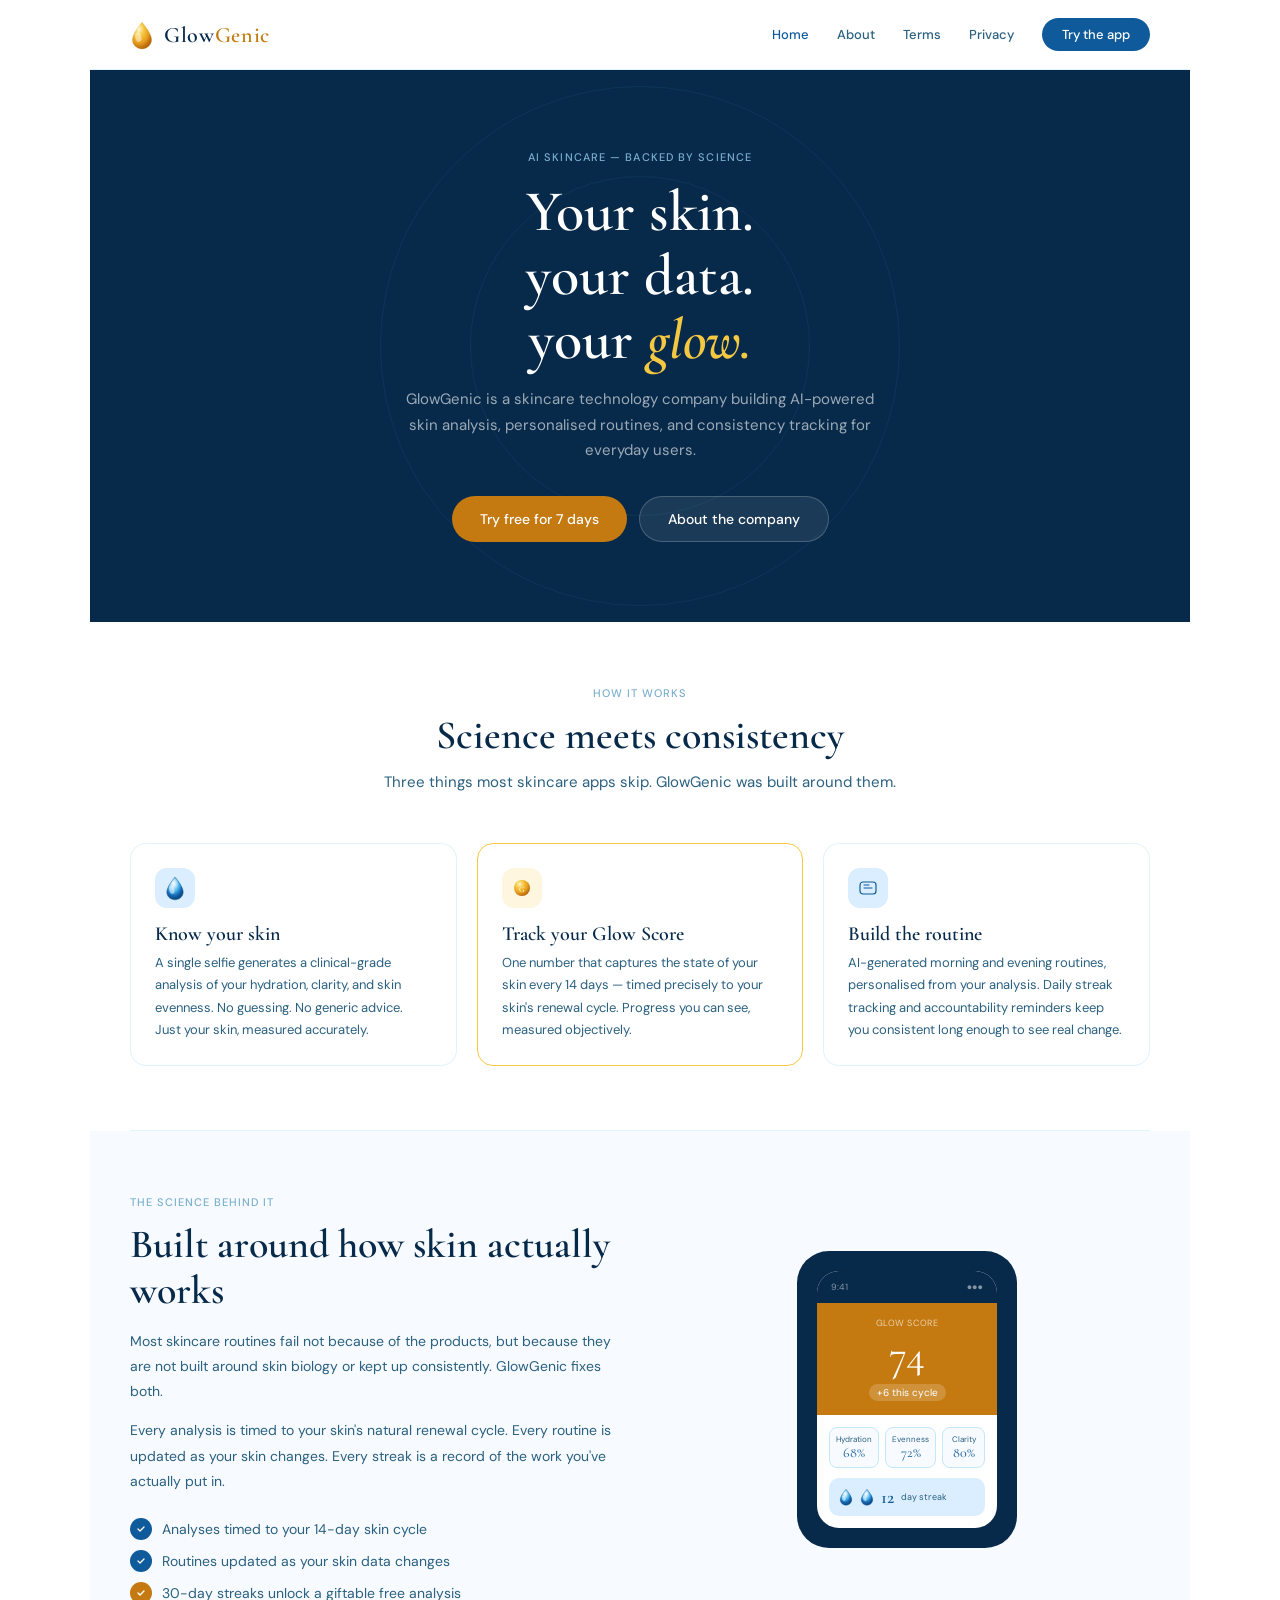
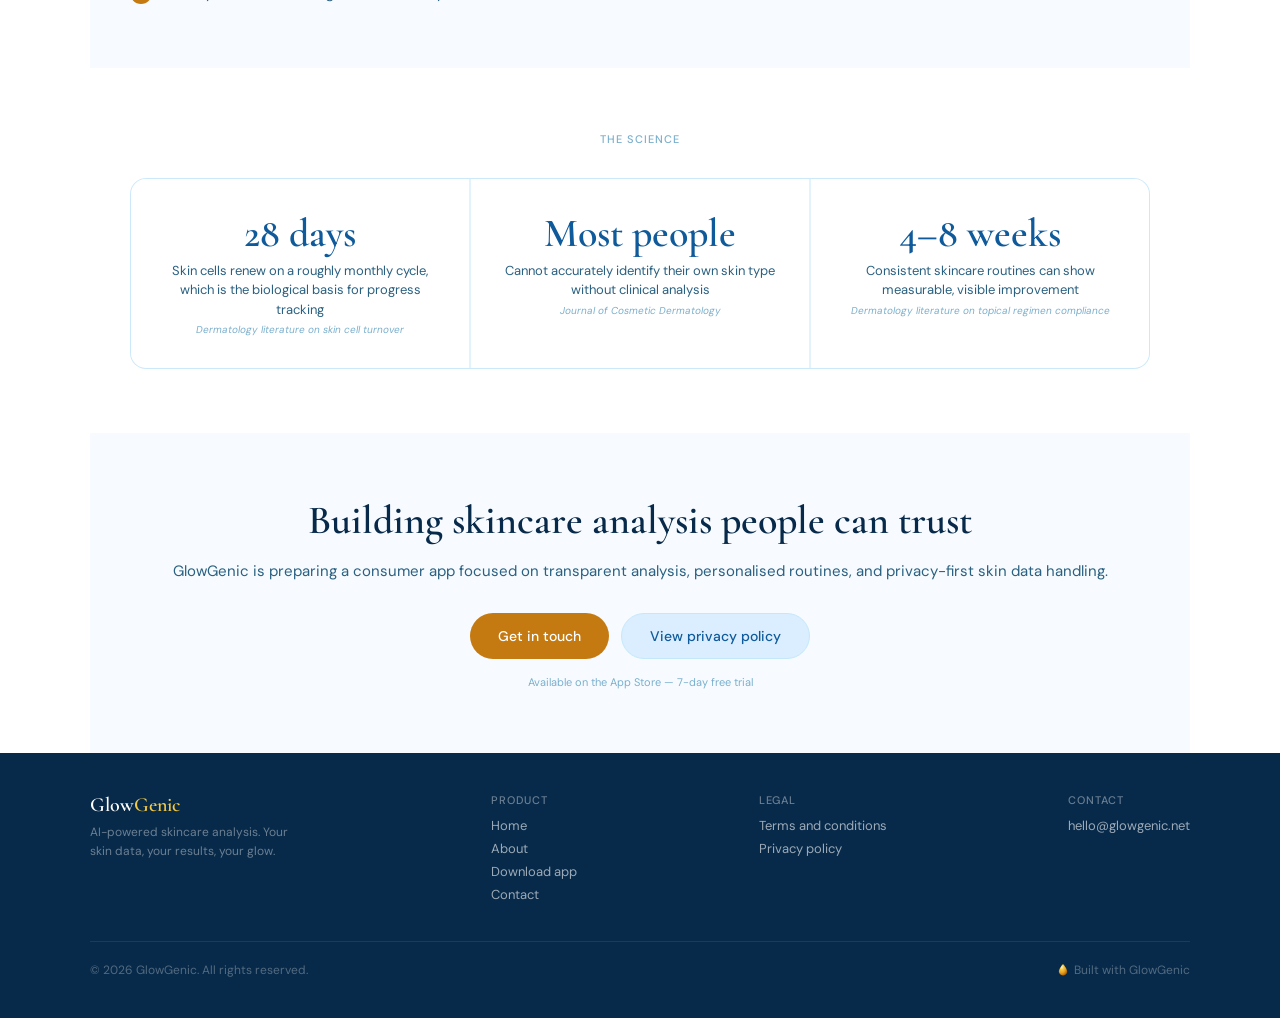
<file: index.html>
<!DOCTYPE html>
<html lang="en">
<head>
  <meta charset="UTF-8">
  <meta name="viewport" content="width=device-width, initial-scale=1.0">
  <title>GlowGenic — AI-Powered Skincare Analysis</title>
  <meta name="description" content="GlowGenic is a skincare technology company building AI-powered skin analysis, personalised routines, and privacy-first progress tracking.">
  <link rel="stylesheet" href="css/style.css">
</head>
<body>

<svg width="0" height="0" style="position:absolute">
<defs>
  <radialGradient id="wDrop" cx="42%" cy="32%" r="62%" fx="42%" fy="28%">
    <stop offset="0%" stop-color="#FFF"/>
    <stop offset="22%" stop-color="#C8E8FF"/>
    <stop offset="55%" stop-color="#42B0E8"/>
    <stop offset="80%" stop-color="#1A6BB8"/>
    <stop offset="100%" stop-color="#0D4E8A"/>
  </radialGradient>
  <radialGradient id="gDrop" cx="35%" cy="30%" r="70%" fx="35%" fy="25%">
    <stop offset="0%" stop-color="#FFF5CC"/>
    <stop offset="35%" stop-color="#F5C842"/>
    <stop offset="70%" stop-color="#E8A020"/>
    <stop offset="100%" stop-color="#B86A08"/>
  </radialGradient>
</defs>
</svg>

<div class="site">
<nav>
  <a class="nav-logo" href="index.html">
    <svg width="24" height="30" viewBox="0 0 22 28" fill="none">
      <path d="M11 2C11 2 2 12 2 18.5C2 23.2 6.03 27 11 27C15.97 27 20 23.2 20 18.5C20 12 11 2 11 2Z" fill="url(#gDrop)" stroke="rgba(196,122,16,.3)" stroke-width="0.5"/>
      <ellipse cx="7.5" cy="16" rx="2.8" ry="4.5" fill="white" opacity=".45" transform="rotate(-15 7.5 16)"/>
      <ellipse cx="8" cy="10" rx="1.2" ry="2" fill="white" opacity=".28" transform="rotate(-20 8 10)"/>
    </svg>
    <span class="logo-text">Glow<span>Genic</span></span>
  </a>
  <div class="nav-links">
    <a class="nav-link active" href="index.html">Home</a>
    <a class="nav-link" href="about.html">About</a>
    <a class="nav-link" href="terms.html">Terms</a>
    <a class="nav-link" href="privacy.html">Privacy</a>
    <a class="nav-cta" href="try/">Try the app</a>
  </div>
</nav>

<div class="hero">
  <div class="hero-ring" style="width:520px;height:520px;left:50%;top:50%;transform:translate(-50%,-50%)"></div>
  <div class="hero-ring" style="width:340px;height:340px;left:50%;top:50%;transform:translate(-50%,-50%)"></div>
  <div style="position:relative;z-index:1">
    <div class="hero-eyebrow">AI skincare — backed by science</div>
    <h1 class="hero-h1">Your skin.<br/>your data.<br/>your <em>glow.</em></h1>
    <p class="hero-sub">GlowGenic is a skincare technology company building AI-powered skin analysis, personalised routines, and consistency tracking for everyday users.</p>
    <div class="hero-btns">
      <a class="btn-primary" href="try/">Try free for 7 days</a>
      <a class="btn-secondary" href="about.html">About the company</a>
    </div>
  </div>
</div>

<div class="section">
  <div style="text-align:center;margin-bottom:48px">
    <div class="section-label">How it works</div>
    <h2 class="section-h2" style="margin:0 auto 12px">Science meets consistency</h2>
    <p class="section-sub" style="margin:0 auto">Three things most skincare apps skip. GlowGenic was built around them.</p>
  </div>
  <div class="features">
    <div class="feat-card">
      <div class="feat-icon">
        <svg width="20" height="26" viewBox="0 0 22 28" fill="none">
          <path d="M11 2C11 2 2 12 2 18.5C2 23.2 6.03 27 11 27C15.97 27 20 23.2 20 18.5C20 12 11 2 11 2Z" fill="url(#wDrop)" stroke="#0D4E8A" stroke-width="0.5"/>
          <ellipse cx="7.5" cy="16" rx="2.8" ry="4.5" fill="white" opacity=".5" transform="rotate(-15 7.5 16)"/>
        </svg>
      </div>
      <div class="feat-title">Know your skin</div>
      <div class="feat-body">A single selfie generates a clinical-grade analysis of your hydration, clarity, and skin evenness. No guessing. No generic advice. Just your skin, measured accurately.</div>
    </div>
    <div class="feat-card" style="border-color:var(--gm);border-width:1.5px">
      <div class="feat-icon" style="background:var(--gl)">
        <svg width="20" height="20" viewBox="0 0 20 20" fill="none">
          <circle cx="10" cy="10" r="8" fill="url(#gDrop)"/>
          <text x="10" y="14" text-anchor="middle" font-size="8" font-family="Cormorant Garamond,serif" fill="white">G</text>
        </svg>
      </div>
      <div class="feat-title">Track your Glow Score</div>
      <div class="feat-body">One number that captures the state of your skin every 14 days — timed precisely to your skin's renewal cycle. Progress you can see, measured objectively.</div>
    </div>
    <div class="feat-card">
      <div class="feat-icon">
        <svg width="20" height="20" viewBox="0 0 20 20" fill="none">
          <rect x="2" y="4" width="16" height="12" rx="3" stroke="#0F5A9A" stroke-width="1.2"/>
          <path d="M6 10h8M6 7h5" stroke="#0F5A9A" stroke-width="1" stroke-linecap="round"/>
        </svg>
      </div>
      <div class="feat-title">Build the routine</div>
      <div class="feat-body">AI-generated morning and evening routines, personalised from your analysis. Daily streak tracking and accountability reminders keep you consistent long enough to see real change.</div>
    </div>
  </div>
</div>

<div class="divider"></div>

<div class="section section-alt">
  <div class="two-col">
    <div>
      <div class="section-label">The science behind it</div>
      <h2 class="section-h2">Built around how skin actually works</h2>
      <p style="font-size:14px;color:var(--su);line-height:1.8;margin-bottom:14px">Most skincare routines fail not because of the products, but because they are not built around skin biology or kept up consistently. GlowGenic fixes both.</p>
      <p style="font-size:14px;color:var(--su);line-height:1.8;margin-bottom:24px">Every analysis is timed to your skin's natural renewal cycle. Every routine is updated as your skin changes. Every streak is a record of the work you've actually put in.</p>
      <div style="display:flex;flex-direction:column;gap:10px">
        <div class="check-item">
          <div class="check-circle check-circle--blue">
            <svg width="10" height="10" viewBox="0 0 10 10" fill="none"><path d="M2 5l2 2 4-4" stroke="white" stroke-width="1.3" stroke-linecap="round" stroke-linejoin="round"/></svg>
          </div>
          <span class="check-text">Analyses timed to your 14-day skin cycle</span>
        </div>
        <div class="check-item">
          <div class="check-circle check-circle--blue">
            <svg width="10" height="10" viewBox="0 0 10 10" fill="none"><path d="M2 5l2 2 4-4" stroke="white" stroke-width="1.3" stroke-linecap="round" stroke-linejoin="round"/></svg>
          </div>
          <span class="check-text">Routines updated as your skin data changes</span>
        </div>
        <div class="check-item">
          <div class="check-circle check-circle--gold">
            <svg width="10" height="10" viewBox="0 0 10 10" fill="none"><path d="M2 5l2 2 4-4" stroke="white" stroke-width="1.3" stroke-linecap="round" stroke-linejoin="round"/></svg>
          </div>
          <span class="check-text">30-day streaks unlock a giftable free analysis</span>
        </div>
      </div>
    </div>
    <div class="phone-mock">
      <div class="phone-inner">
        <div class="phone-bar"><span>9:41</span><span>&#9679;&#9679;&#9679;</span></div>
        <div class="phone-score">
          <div class="phone-score-label">Glow Score</div>
          <div class="phone-score-num">74</div>
          <div style="font-size:10px;background:rgba(255,255,255,.18);display:inline-block;padding:2px 8px;border-radius:20px;color:white;margin-top:4px">+6 this cycle</div>
        </div>
        <div style="padding:12px">
          <div style="display:grid;grid-template-columns:1fr 1fr 1fr;gap:6px;margin-bottom:10px">
            <div style="background:var(--of);border-radius:8px;padding:6px;text-align:center;border:1px solid var(--bll)"><div style="font-size:8px;color:var(--su)">Hydration</div><div style="font-family:'Cormorant Garamond',serif;font-size:14px;color:var(--bldk)">68%</div></div>
            <div style="background:var(--of);border-radius:8px;padding:6px;text-align:center;border:1px solid var(--bll)"><div style="font-size:8px;color:var(--su)">Evenness</div><div style="font-family:'Cormorant Garamond',serif;font-size:14px;color:var(--bldk)">72%</div></div>
            <div style="background:var(--of);border-radius:8px;padding:6px;text-align:center;border:1px solid var(--bll)"><div style="font-size:8px;color:var(--su)">Clarity</div><div style="font-family:'Cormorant Garamond',serif;font-size:14px;color:var(--bldk)">80%</div></div>
          </div>
          <div style="background:var(--bl);border-radius:10px;padding:8px 10px;display:flex;align-items:center;gap:7px">
            <svg width="14" height="18" viewBox="0 0 22 28"><path d="M11 2C11 2 2 12 2 18.5C2 23.2 6.03 27 11 27C15.97 27 20 23.2 20 18.5C20 12 11 2 11 2Z" fill="url(#wDrop)" stroke="#0D4E8A" stroke-width="0.6"/><ellipse cx="7.5" cy="16" rx="2.8" ry="4.5" fill="white" opacity=".5" transform="rotate(-15 7.5 16)"/></svg>
            <svg width="14" height="18" viewBox="0 0 22 28"><path d="M11 2C11 2 2 12 2 18.5C2 23.2 6.03 27 11 27C15.97 27 20 23.2 20 18.5C20 12 11 2 11 2Z" fill="url(#wDrop)" stroke="#0D4E8A" stroke-width="0.6"/><ellipse cx="7.5" cy="16" rx="2.8" ry="4.5" fill="white" opacity=".5" transform="rotate(-15 7.5 16)"/></svg>
            <span style="font-family:'Cormorant Garamond',serif;font-size:18px;color:var(--bldk);font-weight:600">12</span>
            <span style="font-size:9px;color:var(--su)">day streak</span>
          </div>
        </div>
      </div>
    </div>
  </div>
</div>

<div class="section" style="text-align:center">
  <div class="section-label" style="margin-bottom:32px">The science</div>
  <div class="stats">
    <div class="stat">
      <div class="stat-num">28 days</div>
      <div class="stat-label">Skin cells renew on a roughly monthly cycle, which is the biological basis for progress tracking</div>
      <div class="stat-source">Dermatology literature on skin cell turnover</div>
    </div>
    <div class="stat">
      <div class="stat-num">Most people</div>
      <div class="stat-label">Cannot accurately identify their own skin type without clinical analysis</div>
      <div class="stat-source">Journal of Cosmetic Dermatology</div>
    </div>
    <div class="stat">
      <div class="stat-num">4–8 weeks</div>
      <div class="stat-label">Consistent skincare routines can show measurable, visible improvement</div>
      <div class="stat-source">Dermatology literature on topical regimen compliance</div>
    </div>
  </div>
</div>

<div class="section section-alt" style="text-align:center">
  <h2 class="section-h2">Building skincare analysis people can trust</h2>
  <p style="font-size:15px;color:var(--su);margin-bottom:28px;line-height:1.7">GlowGenic is preparing a consumer app focused on transparent analysis, personalised routines, and privacy-first skin data handling.</p>
  <div class="hero-btns">
    <a class="btn-primary" href="about.html#contact">Get in touch</a>
    <a class="btn-secondary" href="privacy.html" style="background:var(--bl);color:var(--bldk);border-color:var(--bll)">View privacy policy</a>
  </div>
  <p style="font-size:11px;color:var(--hi);margin-top:16px">Available on the App Store — 7-day free trial</p>
</div>

</div>

<footer>
  <div class="footer-inner">
    <div>
      <div class="footer-logo">Glow<span>Genic</span></div>
      <div class="footer-sub">AI-powered skincare analysis. Your skin data, your results, your glow.</div>
    </div>
    <div>
      <div class="footer-col-title">Product</div>
      <a class="footer-link" href="index.html">Home</a>
      <a class="footer-link" href="about.html">About</a>
      <a class="footer-link" href="try/">Download app</a>
      <a class="footer-link" href="about.html#contact">Contact</a>
    </div>
    <div>
      <div class="footer-col-title">Legal</div>
      <a class="footer-link" href="terms.html">Terms and conditions</a>
      <a class="footer-link" href="privacy.html">Privacy policy</a>
    </div>
    <div>
      <div class="footer-col-title">Contact</div>
      <a class="footer-link" href="mailto:hello@glowgenic.net">hello@glowgenic.net</a>
    </div>
  </div>
  <div class="footer-bottom">
    <div class="footer-copy">&copy; 2026 GlowGenic. All rights reserved.</div>
    <div style="font-size:12px;color:rgba(255,255,255,.3);display:flex;align-items:center;gap:6px">
      <svg width="10" height="13" viewBox="0 0 22 28" fill="none"><path d="M11 2C11 2 2 12 2 18.5C2 23.2 6.03 27 11 27C15.97 27 20 23.2 20 18.5C20 12 11 2 11 2Z" fill="url(#gDrop)" stroke="rgba(196,122,16,.3)" stroke-width="0.5"/></svg>
      Built with GlowGenic
    </div>
  </div>
</footer>

</body>
</html>
</file>
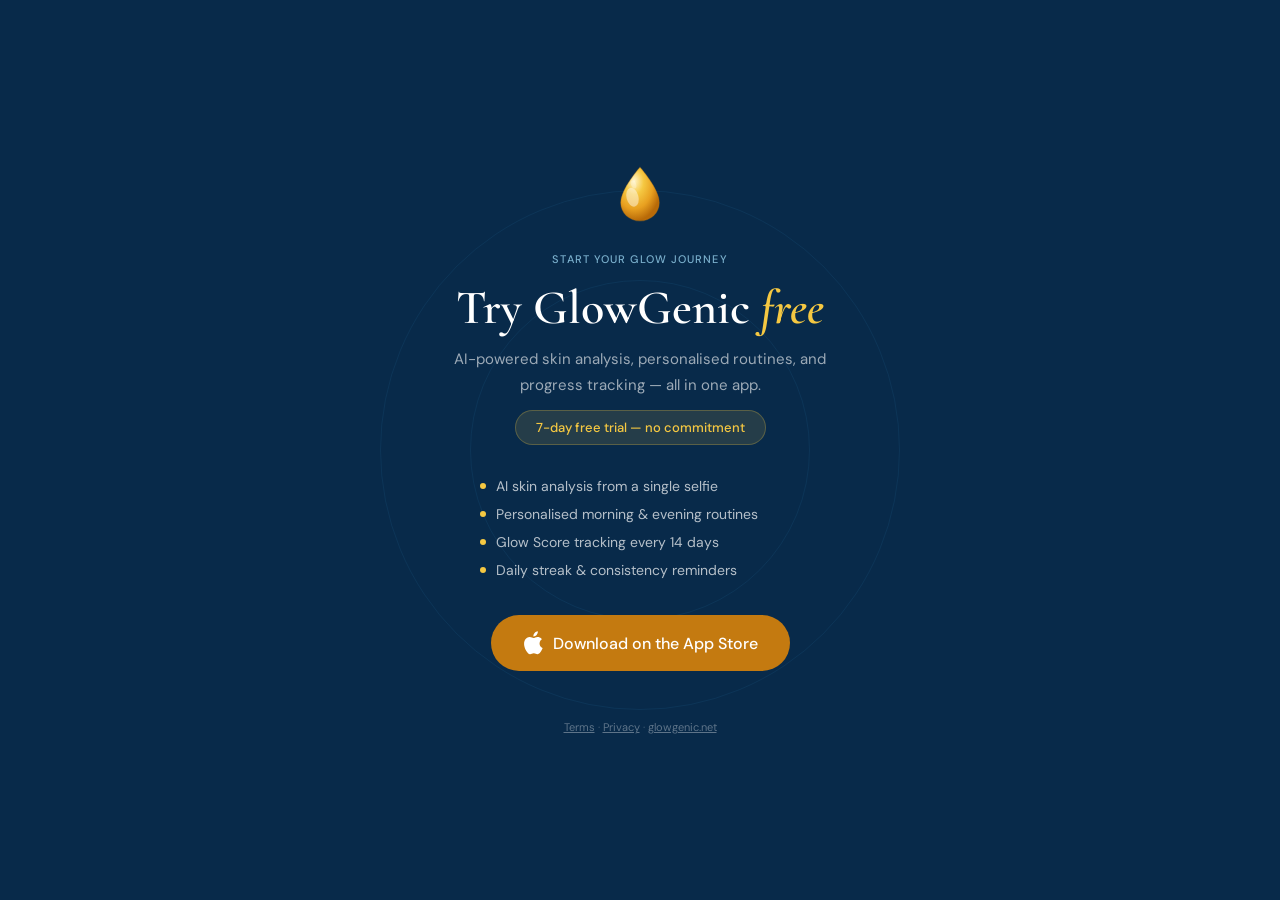
<file: try/index.html>
<!DOCTYPE html>
<html lang="en">
<head>
  <meta charset="UTF-8">
  <meta name="viewport" content="width=device-width, initial-scale=1.0">
  <title>Try GlowGenic — 7-Day Free Trial</title>
  <meta name="description" content="Download GlowGenic and start your 7-day free trial. AI-powered skin analysis, personalised routines, and progress tracking.">
  <link rel="stylesheet" href="../css/style.css">
  <style>
    .try-page{min-height:100vh;display:flex;flex-direction:column;align-items:center;justify-content:center;background:var(--nv);padding:40px 20px;text-align:center;position:relative;overflow:hidden}
    .try-ring{position:absolute;border-radius:50%;border:1px solid rgba(66,176,232,.08)}
    .try-icon{margin-bottom:24px}
    .try-eyebrow{font-size:11px;font-weight:500;letter-spacing:.1em;color:var(--hi);text-transform:uppercase;margin-bottom:16px}
    .try-h1{font-family:'Cormorant Garamond',serif;font-size:48px;font-weight:600;color:white;line-height:1.1;margin-bottom:12px}
    .try-h1 em{font-style:italic;color:var(--gm)}
    .try-sub{font-size:15px;color:rgba(255,255,255,.6);max-width:420px;margin:0 auto 12px;line-height:1.7}
    .try-trial{display:inline-block;background:rgba(245,200,66,.12);border:1px solid rgba(245,200,66,.25);border-radius:24px;padding:8px 20px;font-size:13px;font-weight:500;color:var(--gm);margin-bottom:32px}
    .try-features{display:flex;flex-direction:column;gap:10px;margin-bottom:36px;text-align:left;max-width:320px}
    .try-feat{display:flex;align-items:center;gap:10px;font-size:14px;color:rgba(255,255,255,.7)}
    .try-feat-dot{width:6px;height:6px;border-radius:50%;background:var(--gm);flex-shrink:0}
    .try-btn{display:inline-flex;align-items:center;gap:10px;background:var(--gd);color:white;border:none;border-radius:30px;padding:16px 32px;font-size:16px;font-weight:500;cursor:pointer;font-family:'DM Sans',sans-serif;text-decoration:none;transition:transform .15s}
    .try-btn:hover{transform:scale(1.03)}
    .try-btn svg{flex-shrink:0}
    .try-alt{margin-top:16px;font-size:13px;color:rgba(255,255,255,.35)}
    .try-alt a{color:rgba(255,255,255,.5);text-decoration:underline}
    .try-alt a:hover{color:white}
    .try-footer{margin-top:48px;font-size:11px;color:rgba(255,255,255,.25);line-height:1.6}
    .try-footer a{color:rgba(255,255,255,.35);text-decoration:underline}
    @media(max-width:768px){
      .try-h1{font-size:36px}
    }
  </style>
</head>
<body>

<svg width="0" height="0" style="position:absolute">
<defs>
  <radialGradient id="gDrop" cx="35%" cy="30%" r="70%" fx="35%" fy="25%">
    <stop offset="0%" stop-color="#FFF5CC"/>
    <stop offset="35%" stop-color="#F5C842"/>
    <stop offset="70%" stop-color="#E8A020"/>
    <stop offset="100%" stop-color="#B86A08"/>
  </radialGradient>
</defs>
</svg>

<div class="try-page">
  <div class="try-ring" style="width:520px;height:520px;left:50%;top:50%;transform:translate(-50%,-50%)"></div>
  <div class="try-ring" style="width:340px;height:340px;left:50%;top:50%;transform:translate(-50%,-50%)"></div>

  <div style="position:relative;z-index:1">
    <div class="try-icon">
      <svg width="48" height="60" viewBox="0 0 22 28" fill="none">
        <path d="M11 2C11 2 2 12 2 18.5C2 23.2 6.03 27 11 27C15.97 27 20 23.2 20 18.5C20 12 11 2 11 2Z" fill="url(#gDrop)" stroke="rgba(196,122,16,.3)" stroke-width="0.5"/>
        <ellipse cx="7.5" cy="16" rx="2.8" ry="4.5" fill="white" opacity=".45" transform="rotate(-15 7.5 16)"/>
        <ellipse cx="8" cy="10" rx="1.2" ry="2" fill="white" opacity=".28" transform="rotate(-20 8 10)"/>
      </svg>
    </div>

    <div class="try-eyebrow">Start your glow journey</div>
    <h1 class="try-h1">Try GlowGenic <em>free</em></h1>
    <p class="try-sub">AI-powered skin analysis, personalised routines, and progress tracking — all in one app.</p>
    <div class="try-trial">7-day free trial — no commitment</div>

    <div class="try-features" style="margin-left:auto;margin-right:auto">
      <div class="try-feat"><span class="try-feat-dot"></span>AI skin analysis from a single selfie</div>
      <div class="try-feat"><span class="try-feat-dot"></span>Personalised morning &amp; evening routines</div>
      <div class="try-feat"><span class="try-feat-dot"></span>Glow Score tracking every 14 days</div>
      <div class="try-feat"><span class="try-feat-dot"></span>Daily streak &amp; consistency reminders</div>
    </div>

    <a id="download-btn" class="try-btn" href="https://apps.apple.com/us/app/glowgenic/id6765844815">
      <svg width="20" height="24" viewBox="0 0 20 24" fill="white">
        <path d="M16.52 12.46c-.03-2.85 2.33-4.22 2.44-4.29-1.33-1.94-3.4-2.21-4.13-2.24-1.76-.18-3.43 1.03-4.32 1.03-.9 0-2.28-1.01-3.75-.98-1.93.03-3.71 1.12-4.71 2.85-2.01 3.48-.51 8.64 1.44 11.47.96 1.39 2.1 2.94 3.6 2.89 1.44-.06 1.99-.93 3.73-.93s2.24.93 3.76.9c1.56-.03 2.54-1.41 3.49-2.81 1.1-1.61 1.55-3.17 1.58-3.25-.03-.01-3.03-1.16-3.06-4.61l-.07-.03zM13.64 3.95C14.44 2.98 14.98 1.65 14.84.3c-1.11.05-2.46.74-3.26 1.68-.71.82-1.34 2.14-1.17 3.4 1.24.1 2.51-.63 3.23-1.43z"/>
      </svg>
      Download on the App Store
    </a>

    <div id="android-msg" class="try-alt" style="display:none">
      Android version coming soon. <a href="https://www.glowgenic.net/about.html#contact">Get notified</a>
    </div>

    <div class="try-footer">
      <a href="../terms.html">Terms</a> &middot; <a href="../privacy.html">Privacy</a> &middot; <a href="../index.html">glowgenic.net</a>
    </div>
  </div>
</div>

<script>
(function() {
  var ua = navigator.userAgent || '';
  var isAndroid = /android/i.test(ua);
  if (isAndroid) {
    document.getElementById('android-msg').style.display = 'block';
  }
})();
</script>

</body>
</html>
</file>
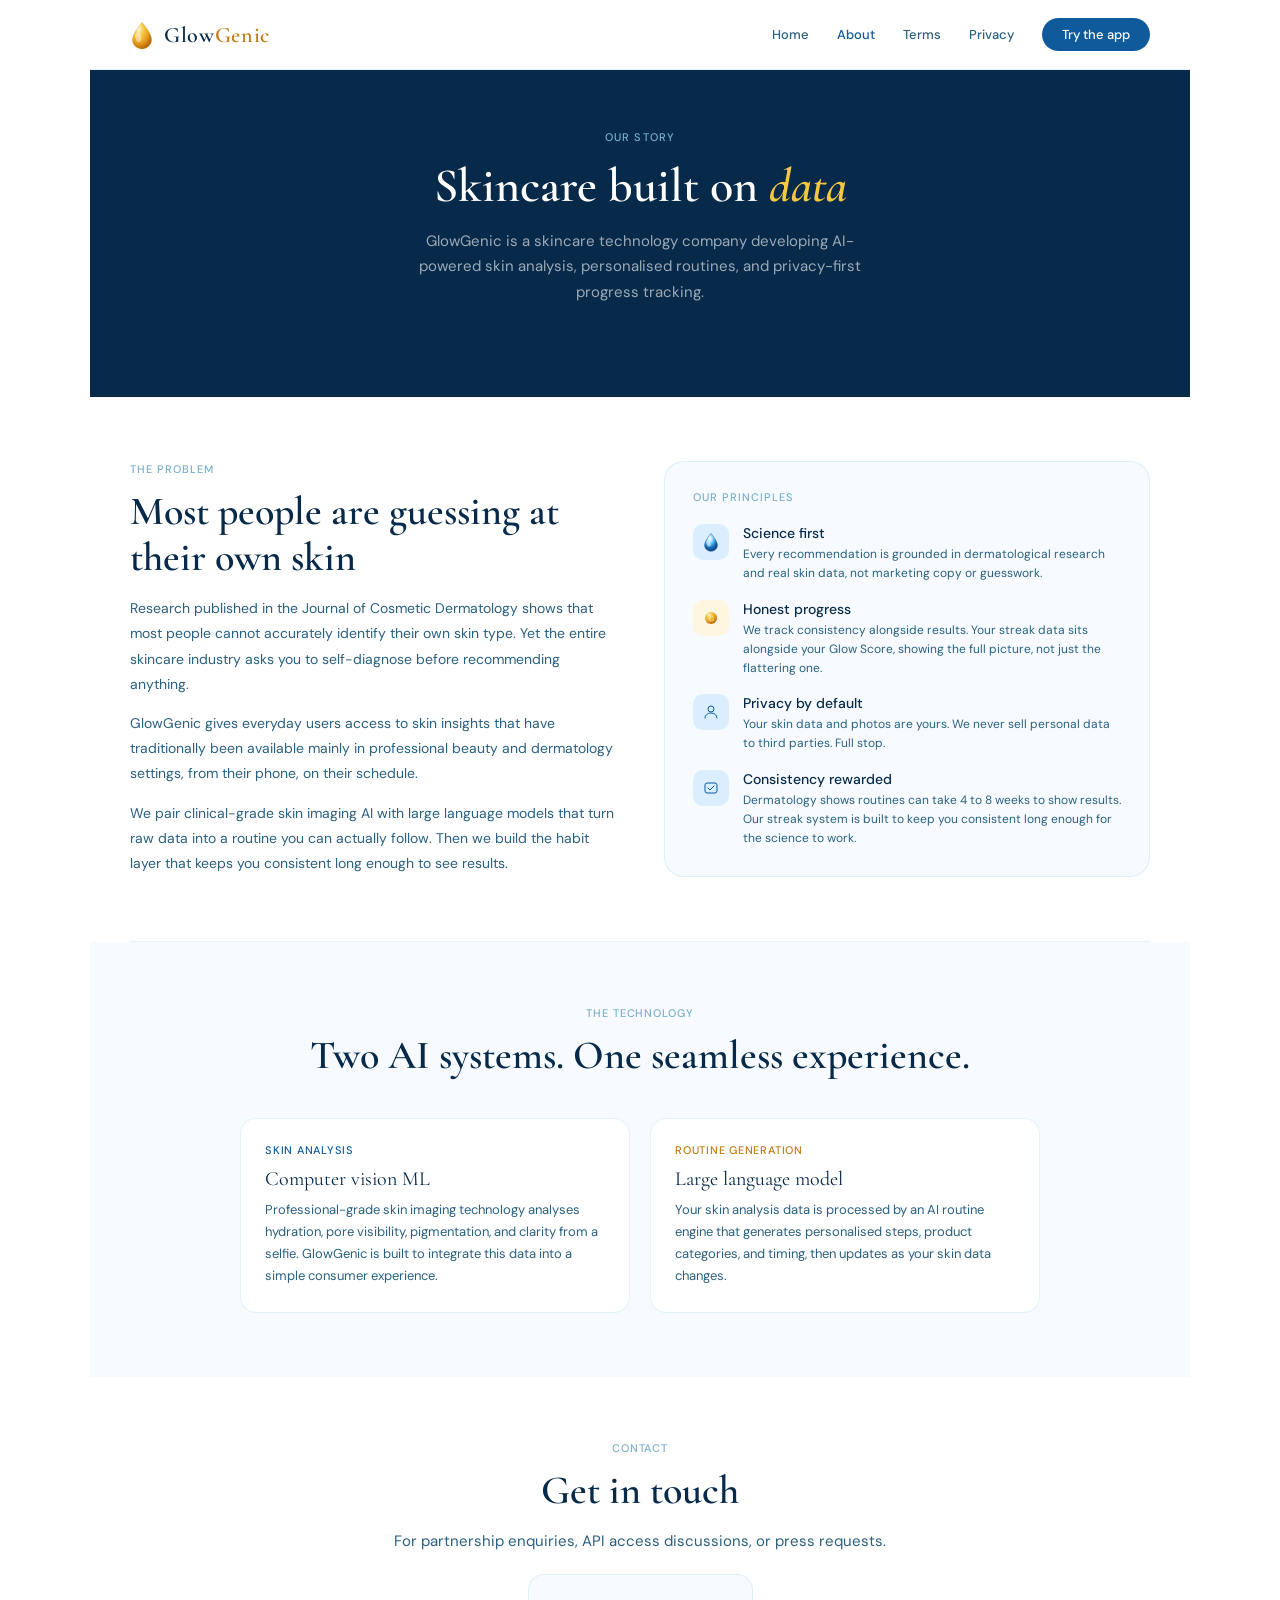
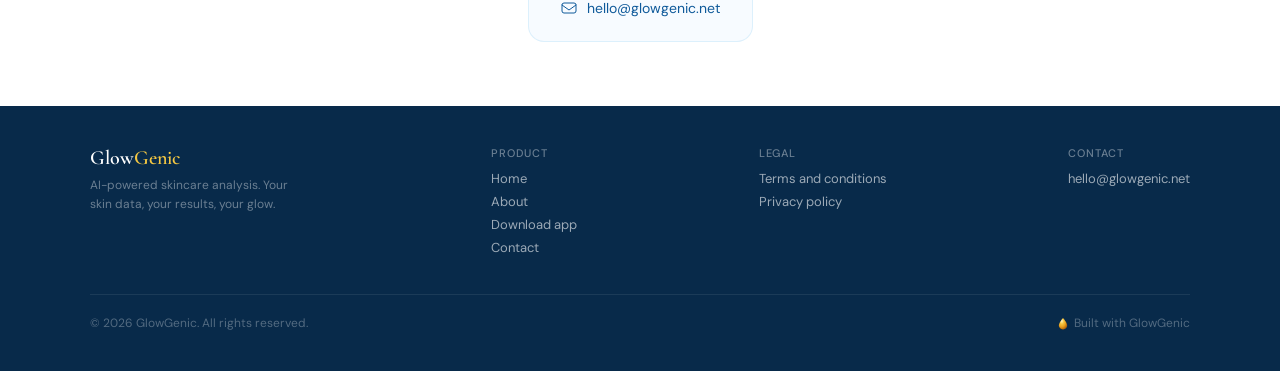
<file: about.html>
<!DOCTYPE html>
<html lang="en">
<head>
  <meta charset="UTF-8">
  <meta name="viewport" content="width=device-width, initial-scale=1.0">
  <title>About — GlowGenic</title>
  <meta name="description" content="Learn about GlowGenic, a skincare technology company developing AI-powered skin analysis, personalised routines, and privacy-first progress tracking.">
  <link rel="stylesheet" href="css/style.css">
</head>
<body>

<svg width="0" height="0" style="position:absolute">
<defs>
  <radialGradient id="wDrop" cx="42%" cy="32%" r="62%" fx="42%" fy="28%">
    <stop offset="0%" stop-color="#FFF"/>
    <stop offset="22%" stop-color="#C8E8FF"/>
    <stop offset="55%" stop-color="#42B0E8"/>
    <stop offset="80%" stop-color="#1A6BB8"/>
    <stop offset="100%" stop-color="#0D4E8A"/>
  </radialGradient>
  <radialGradient id="gDrop" cx="35%" cy="30%" r="70%" fx="35%" fy="25%">
    <stop offset="0%" stop-color="#FFF5CC"/>
    <stop offset="35%" stop-color="#F5C842"/>
    <stop offset="70%" stop-color="#E8A020"/>
    <stop offset="100%" stop-color="#B86A08"/>
  </radialGradient>
</defs>
</svg>

<div class="site">
<nav>
  <a class="nav-logo" href="index.html">
    <svg width="24" height="30" viewBox="0 0 22 28" fill="none">
      <path d="M11 2C11 2 2 12 2 18.5C2 23.2 6.03 27 11 27C15.97 27 20 23.2 20 18.5C20 12 11 2 11 2Z" fill="url(#gDrop)" stroke="rgba(196,122,16,.3)" stroke-width="0.5"/>
      <ellipse cx="7.5" cy="16" rx="2.8" ry="4.5" fill="white" opacity=".45" transform="rotate(-15 7.5 16)"/>
      <ellipse cx="8" cy="10" rx="1.2" ry="2" fill="white" opacity=".28" transform="rotate(-20 8 10)"/>
    </svg>
    <span class="logo-text">Glow<span>Genic</span></span>
  </a>
  <div class="nav-links">
    <a class="nav-link" href="index.html">Home</a>
    <a class="nav-link active" href="about.html">About</a>
    <a class="nav-link" href="terms.html">Terms</a>
    <a class="nav-link" href="privacy.html">Privacy</a>
    <a class="nav-cta" href="try/">Try the app</a>
  </div>
</nav>

<div class="hero" style="padding:60px 40px">
  <div style="position:relative;z-index:1;max-width:640px;margin:0 auto;text-align:center">
    <div class="hero-eyebrow">Our story</div>
    <h1 class="hero-h1" style="font-size:48px">Skincare built on <em>data</em></h1>
    <p class="hero-sub">GlowGenic is a skincare technology company developing AI-powered skin analysis, personalised routines, and privacy-first progress tracking.</p>
  </div>
</div>

<div class="section">
  <div class="two-col">
    <div>
      <div class="section-label">The problem</div>
      <h2 class="section-h2">Most people are guessing at their own skin</h2>
      <p style="font-size:14px;color:var(--su);line-height:1.8;margin-bottom:14px">Research published in the Journal of Cosmetic Dermatology shows that most people cannot accurately identify their own skin type. Yet the entire skincare industry asks you to self-diagnose before recommending anything.</p>
      <p style="font-size:14px;color:var(--su);line-height:1.8;margin-bottom:14px">GlowGenic gives everyday users access to skin insights that have traditionally been available mainly in professional beauty and dermatology settings, from their phone, on their schedule.</p>
      <p style="font-size:14px;color:var(--su);line-height:1.8;">We pair clinical-grade skin imaging AI with large language models that turn raw data into a routine you can actually follow. Then we build the habit layer that keeps you consistent long enough to see results.</p>
    </div>
    <div style="background:var(--of);border-radius:20px;padding:28px;border:1px solid var(--br)">
      <div class="section-label" style="margin-bottom:20px">Our principles</div>
      <div style="display:flex;flex-direction:column;gap:16px">
        <div class="principle">
          <div class="principle-icon" style="background:var(--bl)">
            <svg width="16" height="20" viewBox="0 0 22 28" fill="none"><path d="M11 2C11 2 2 12 2 18.5C2 23.2 6.03 27 11 27C15.97 27 20 23.2 20 18.5C20 12 11 2 11 2Z" fill="url(#wDrop)" stroke="#0D4E8A" stroke-width="0.5"/><ellipse cx="7.5" cy="16" rx="2.8" ry="4.5" fill="white" opacity=".5" transform="rotate(-15 7.5 16)"/></svg>
          </div>
          <div><div class="principle-title">Science first</div><div class="principle-body">Every recommendation is grounded in dermatological research and real skin data, not marketing copy or guesswork.</div></div>
        </div>
        <div class="principle">
          <div class="principle-icon" style="background:var(--gl)">
            <svg width="16" height="16" viewBox="0 0 16 16" fill="none"><circle cx="8" cy="8" r="6" fill="url(#gDrop)"/><text x="8" y="11" text-anchor="middle" font-size="7" font-family="Cormorant Garamond,serif" fill="white">G</text></svg>
          </div>
          <div><div class="principle-title">Honest progress</div><div class="principle-body">We track consistency alongside results. Your streak data sits alongside your Glow Score, showing the full picture, not just the flattering one.</div></div>
        </div>
        <div class="principle">
          <div class="principle-icon" style="background:var(--bl)">
            <svg width="16" height="16" viewBox="0 0 16 16" fill="none"><circle cx="8" cy="5" r="3" stroke="#0F5A9A" stroke-width="1"/><path d="M2 14c0-3 2.7-5 6-5s6 2 6 5" stroke="#0F5A9A" stroke-width="1" stroke-linecap="round"/></svg>
          </div>
          <div><div class="principle-title">Privacy by default</div><div class="principle-body">Your skin data and photos are yours. We never sell personal data to third parties. Full stop.</div></div>
        </div>
        <div class="principle">
          <div class="principle-icon" style="background:var(--bl)">
            <svg width="16" height="16" viewBox="0 0 16 16" fill="none"><rect x="2" y="3" width="12" height="10" rx="2" stroke="#0F5A9A" stroke-width="1"/><path d="M5 8l2 2 4-4" stroke="#0F5A9A" stroke-width="1" stroke-linecap="round" stroke-linejoin="round"/></svg>
          </div>
          <div><div class="principle-title">Consistency rewarded</div><div class="principle-body">Dermatology shows routines can take 4 to 8 weeks to show results. Our streak system is built to keep you consistent long enough for the science to work.</div></div>
        </div>
      </div>
    </div>
  </div>
</div>

<div class="divider"></div>

<div class="section section-alt">
  <div style="text-align:center;margin-bottom:40px">
    <div class="section-label">The technology</div>
    <h2 class="section-h2">Two AI systems. One seamless experience.</h2>
  </div>
  <div class="tech-grid">
    <div style="background:var(--wh);border:1px solid var(--br);border-radius:16px;padding:24px">
      <div class="tech-label" style="color:var(--bldk)">Skin analysis</div>
      <div class="tech-title">Computer vision ML</div>
      <div class="tech-body">Professional-grade skin imaging technology analyses hydration, pore visibility, pigmentation, and clarity from a selfie. GlowGenic is built to integrate this data into a simple consumer experience.</div>
    </div>
    <div style="background:var(--wh);border:1px solid var(--br);border-radius:16px;padding:24px">
      <div class="tech-label" style="color:var(--gd)">Routine generation</div>
      <div class="tech-title">Large language model</div>
      <div class="tech-body">Your skin analysis data is processed by an AI routine engine that generates personalised steps, product categories, and timing, then updates as your skin data changes.</div>
    </div>
  </div>
</div>

<div class="section" id="contact" style="text-align:center">
  <div class="section-label">Contact</div>
  <h2 class="section-h2">Get in touch</h2>
  <p style="font-size:15px;color:var(--su);margin-bottom:20px;line-height:1.7">For partnership enquiries, API access discussions, or press requests.</p>
  <div style="display:inline-flex;flex-direction:column;gap:10px;text-align:left;background:var(--of);border:1px solid var(--br);border-radius:16px;padding:24px 32px">
    <div style="display:flex;align-items:center;gap:10px"><svg width="16" height="16" viewBox="0 0 16 16" fill="none"><rect x="1" y="3" width="14" height="10" rx="2" stroke="#0F5A9A" stroke-width="1"/><path d="M1 5l7 5 7-5" stroke="#0F5A9A" stroke-width="1" stroke-linecap="round"/></svg><a href="mailto:hello@glowgenic.net" style="font-size:14px;color:var(--bldk)">hello@glowgenic.net</a></div>
  </div>
</div>

</div>

<footer>
  <div class="footer-inner">
    <div>
      <div class="footer-logo">Glow<span>Genic</span></div>
      <div class="footer-sub">AI-powered skincare analysis. Your skin data, your results, your glow.</div>
    </div>
    <div>
      <div class="footer-col-title">Product</div>
      <a class="footer-link" href="index.html">Home</a>
      <a class="footer-link" href="about.html">About</a>
      <a class="footer-link" href="try/">Download app</a>
      <a class="footer-link" href="about.html#contact">Contact</a>
    </div>
    <div>
      <div class="footer-col-title">Legal</div>
      <a class="footer-link" href="terms.html">Terms and conditions</a>
      <a class="footer-link" href="privacy.html">Privacy policy</a>
    </div>
    <div>
      <div class="footer-col-title">Contact</div>
      <a class="footer-link" href="mailto:hello@glowgenic.net">hello@glowgenic.net</a>
    </div>
  </div>
  <div class="footer-bottom">
    <div class="footer-copy">&copy; 2026 GlowGenic. All rights reserved.</div>
    <div style="font-size:12px;color:rgba(255,255,255,.3);display:flex;align-items:center;gap:6px">
      <svg width="10" height="13" viewBox="0 0 22 28" fill="none"><path d="M11 2C11 2 2 12 2 18.5C2 23.2 6.03 27 11 27C15.97 27 20 23.2 20 18.5C20 12 11 2 11 2Z" fill="url(#gDrop)" stroke="rgba(196,122,16,.3)" stroke-width="0.5"/></svg>
      Built with GlowGenic
    </div>
  </div>
</footer>

</body>
</html>
</file>
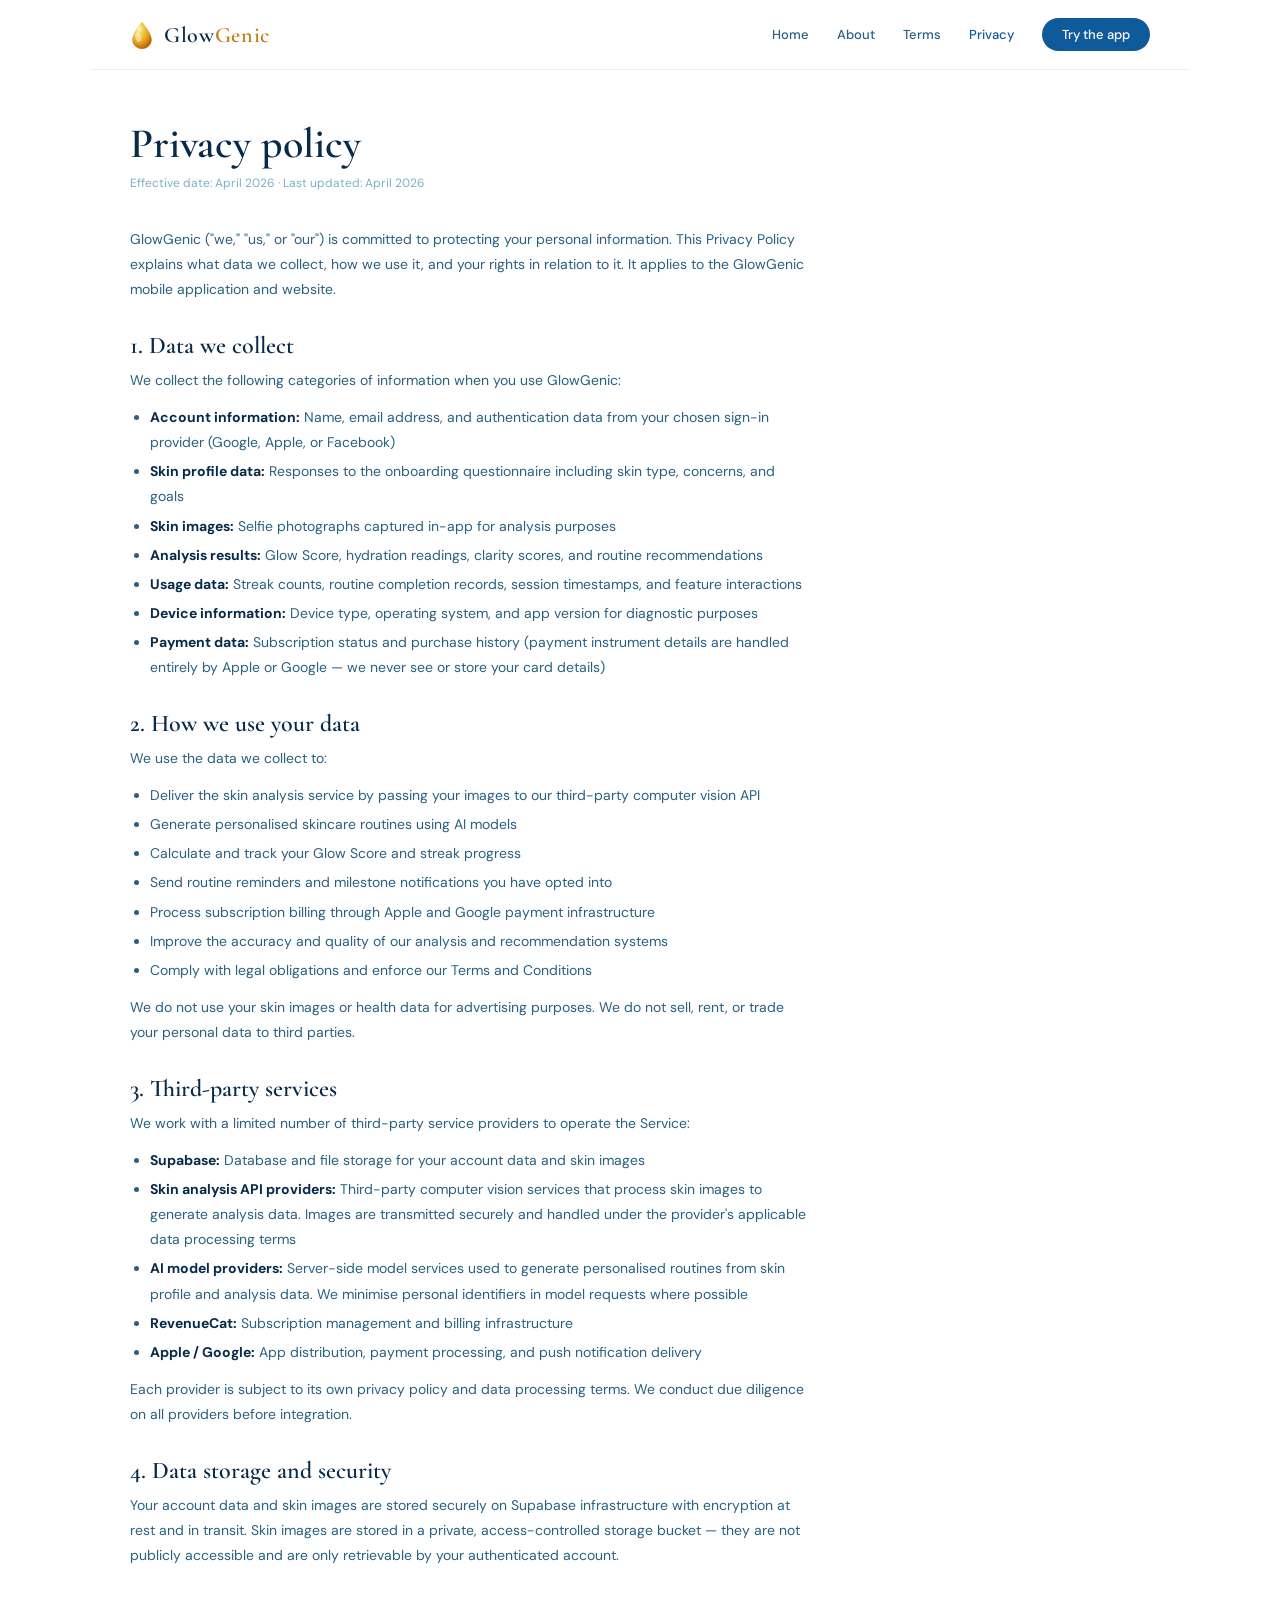
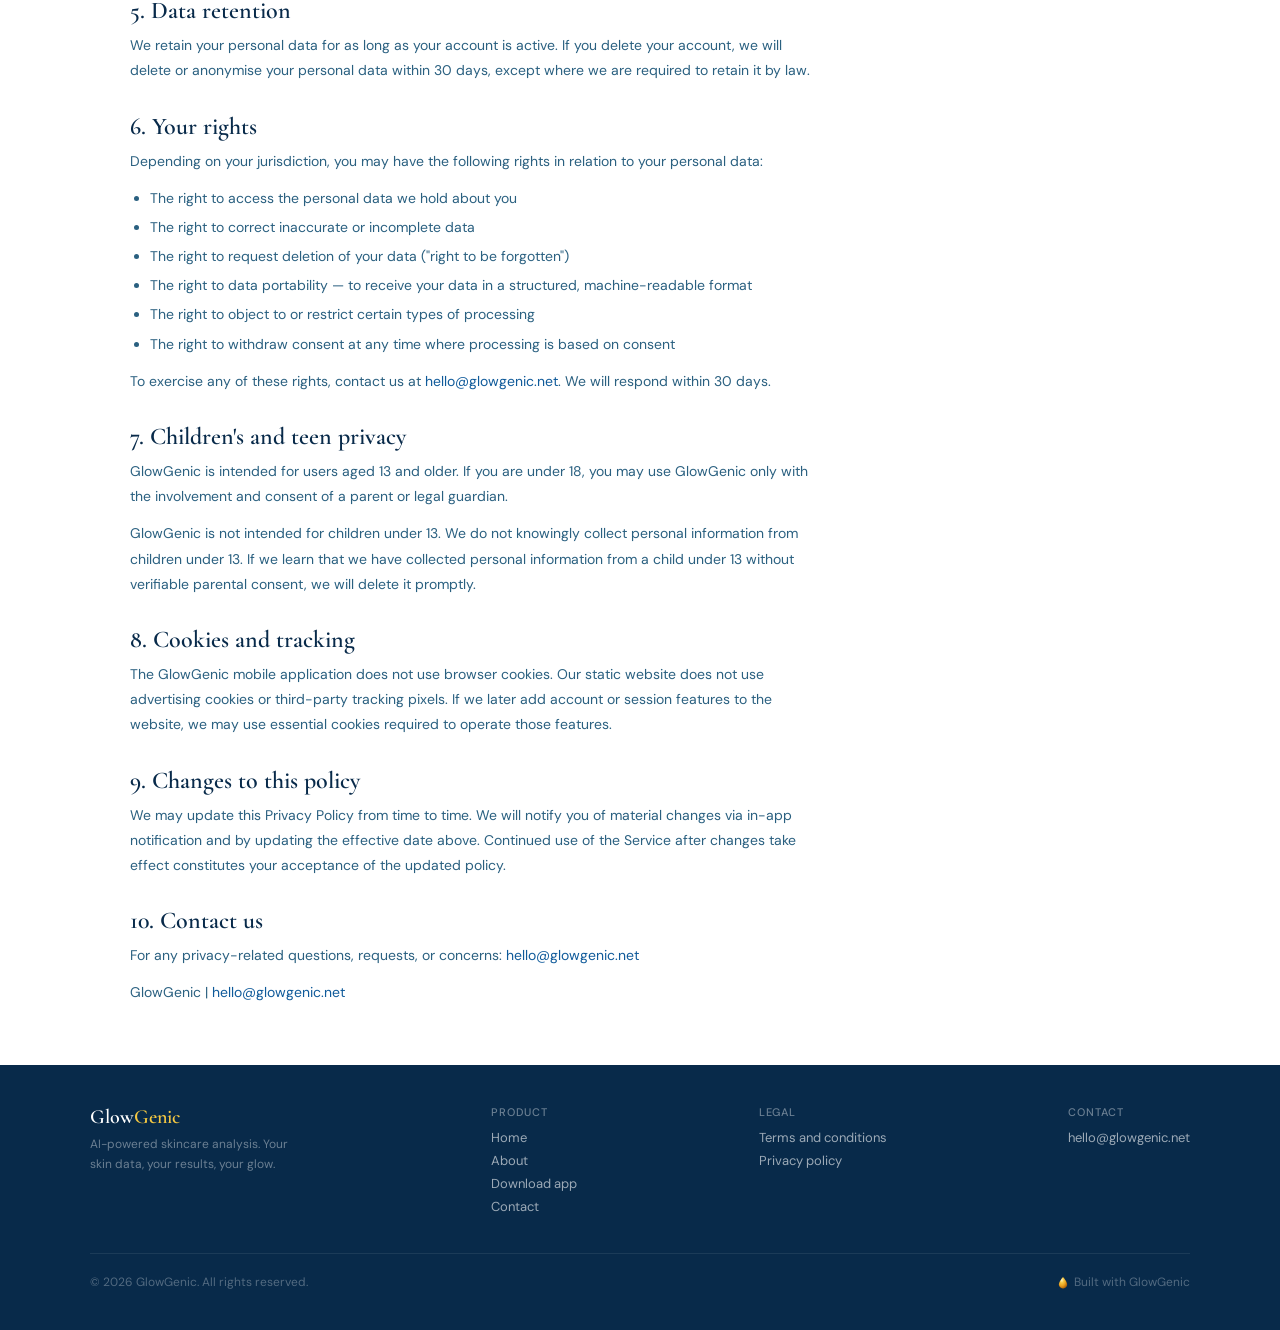
<file: privacy.html>
<!DOCTYPE html>
<html lang="en">
<head>
  <meta charset="UTF-8">
  <meta name="viewport" content="width=device-width, initial-scale=1.0">
  <title>Privacy Policy — GlowGenic</title>
  <meta name="description" content="GlowGenic Privacy Policy. Learn how we collect, use, and protect your personal data.">
  <link rel="stylesheet" href="css/style.css">
</head>
<body>

<svg width="0" height="0" style="position:absolute">
<defs>
  <radialGradient id="gDrop" cx="35%" cy="30%" r="70%" fx="35%" fy="25%">
    <stop offset="0%" stop-color="#FFF5CC"/>
    <stop offset="35%" stop-color="#F5C842"/>
    <stop offset="70%" stop-color="#E8A020"/>
    <stop offset="100%" stop-color="#B86A08"/>
  </radialGradient>
</defs>
</svg>

<div class="site">
<nav>
  <a class="nav-logo" href="index.html">
    <svg width="24" height="30" viewBox="0 0 22 28" fill="none">
      <path d="M11 2C11 2 2 12 2 18.5C2 23.2 6.03 27 11 27C15.97 27 20 23.2 20 18.5C20 12 11 2 11 2Z" fill="url(#gDrop)" stroke="rgba(196,122,16,.3)" stroke-width="0.5"/>
      <ellipse cx="7.5" cy="16" rx="2.8" ry="4.5" fill="white" opacity=".45" transform="rotate(-15 7.5 16)"/>
      <ellipse cx="8" cy="10" rx="1.2" ry="2" fill="white" opacity=".28" transform="rotate(-20 8 10)"/>
    </svg>
    <span class="logo-text">Glow<span>Genic</span></span>
  </a>
  <div class="nav-links">
    <a class="nav-link" href="index.html">Home</a>
    <a class="nav-link" href="about.html">About</a>
    <a class="nav-link" href="terms.html">Terms</a>
    <a class="nav-link active" href="privacy.html">Privacy</a>
    <a class="nav-cta" href="try/">Try the app</a>
  </div>
</nav>

<div class="legal-wrap">
  <h1 class="legal-h1">Privacy policy</h1>
  <div class="legal-date">Effective date: April 2026 · Last updated: April 2026</div>
  <p class="legal-p">GlowGenic ("we," "us," or "our") is committed to protecting your personal information. This Privacy Policy explains what data we collect, how we use it, and your rights in relation to it. It applies to the GlowGenic mobile application and website.</p>

  <h2 class="legal-h2">1. Data we collect</h2>
  <p class="legal-p">We collect the following categories of information when you use GlowGenic:</p>
  <ul class="legal-ul">
    <li><strong style="color:var(--nv)">Account information:</strong> Name, email address, and authentication data from your chosen sign-in provider (Google, Apple, or Facebook)</li>
    <li><strong style="color:var(--nv)">Skin profile data:</strong> Responses to the onboarding questionnaire including skin type, concerns, and goals</li>
    <li><strong style="color:var(--nv)">Skin images:</strong> Selfie photographs captured in-app for analysis purposes</li>
    <li><strong style="color:var(--nv)">Analysis results:</strong> Glow Score, hydration readings, clarity scores, and routine recommendations</li>
    <li><strong style="color:var(--nv)">Usage data:</strong> Streak counts, routine completion records, session timestamps, and feature interactions</li>
    <li><strong style="color:var(--nv)">Device information:</strong> Device type, operating system, and app version for diagnostic purposes</li>
    <li><strong style="color:var(--nv)">Payment data:</strong> Subscription status and purchase history (payment instrument details are handled entirely by Apple or Google — we never see or store your card details)</li>
  </ul>

  <h2 class="legal-h2">2. How we use your data</h2>
  <p class="legal-p">We use the data we collect to:</p>
  <ul class="legal-ul">
    <li>Deliver the skin analysis service by passing your images to our third-party computer vision API</li>
    <li>Generate personalised skincare routines using AI models</li>
    <li>Calculate and track your Glow Score and streak progress</li>
    <li>Send routine reminders and milestone notifications you have opted into</li>
    <li>Process subscription billing through Apple and Google payment infrastructure</li>
    <li>Improve the accuracy and quality of our analysis and recommendation systems</li>
    <li>Comply with legal obligations and enforce our Terms and Conditions</li>
  </ul>
  <p class="legal-p">We do not use your skin images or health data for advertising purposes. We do not sell, rent, or trade your personal data to third parties.</p>

  <h2 class="legal-h2">3. Third-party services</h2>
  <p class="legal-p">We work with a limited number of third-party service providers to operate the Service:</p>
  <ul class="legal-ul">
    <li><strong style="color:var(--nv)">Supabase:</strong> Database and file storage for your account data and skin images</li>
    <li><strong style="color:var(--nv)">Skin analysis API providers:</strong> Third-party computer vision services that process skin images to generate analysis data. Images are transmitted securely and handled under the provider's applicable data processing terms</li>
    <li><strong style="color:var(--nv)">AI model providers:</strong> Server-side model services used to generate personalised routines from skin profile and analysis data. We minimise personal identifiers in model requests where possible</li>
    <li><strong style="color:var(--nv)">RevenueCat:</strong> Subscription management and billing infrastructure</li>
    <li><strong style="color:var(--nv)">Apple / Google:</strong> App distribution, payment processing, and push notification delivery</li>
  </ul>
  <p class="legal-p">Each provider is subject to its own privacy policy and data processing terms. We conduct due diligence on all providers before integration.</p>

  <h2 class="legal-h2">4. Data storage and security</h2>
  <p class="legal-p">Your account data and skin images are stored securely on Supabase infrastructure with encryption at rest and in transit. Skin images are stored in a private, access-controlled storage bucket — they are not publicly accessible and are only retrievable by your authenticated account.</p>

  <h2 class="legal-h2">5. Data retention</h2>
  <p class="legal-p">We retain your personal data for as long as your account is active. If you delete your account, we will delete or anonymise your personal data within 30 days, except where we are required to retain it by law.</p>

  <h2 class="legal-h2">6. Your rights</h2>
  <p class="legal-p">Depending on your jurisdiction, you may have the following rights in relation to your personal data:</p>
  <ul class="legal-ul">
    <li>The right to access the personal data we hold about you</li>
    <li>The right to correct inaccurate or incomplete data</li>
    <li>The right to request deletion of your data ("right to be forgotten")</li>
    <li>The right to data portability — to receive your data in a structured, machine-readable format</li>
    <li>The right to object to or restrict certain types of processing</li>
    <li>The right to withdraw consent at any time where processing is based on consent</li>
  </ul>
  <p class="legal-p">To exercise any of these rights, contact us at <a href="mailto:hello@glowgenic.net" style="color:var(--bldk)">hello@glowgenic.net</a>. We will respond within 30 days.</p>

  <h2 class="legal-h2">7. Children's and teen privacy</h2>
  <p class="legal-p">GlowGenic is intended for users aged 13 and older. If you are under 18, you may use GlowGenic only with the involvement and consent of a parent or legal guardian.</p>
  <p class="legal-p">GlowGenic is not intended for children under 13. We do not knowingly collect personal information from children under 13. If we learn that we have collected personal information from a child under 13 without verifiable parental consent, we will delete it promptly.</p>

  <h2 class="legal-h2">8. Cookies and tracking</h2>
  <p class="legal-p">The GlowGenic mobile application does not use browser cookies. Our static website does not use advertising cookies or third-party tracking pixels. If we later add account or session features to the website, we may use essential cookies required to operate those features.</p>

  <h2 class="legal-h2">9. Changes to this policy</h2>
  <p class="legal-p">We may update this Privacy Policy from time to time. We will notify you of material changes via in-app notification and by updating the effective date above. Continued use of the Service after changes take effect constitutes your acceptance of the updated policy.</p>

  <h2 class="legal-h2">10. Contact us</h2>
  <p class="legal-p">For any privacy-related questions, requests, or concerns: <a href="mailto:hello@glowgenic.net" style="color:var(--bldk)">hello@glowgenic.net</a></p>
  <p class="legal-p" style="margin-top:8px">GlowGenic | <a href="mailto:hello@glowgenic.net" style="color:var(--bldk)">hello@glowgenic.net</a></p>
</div>

</div>

<footer>
  <div class="footer-inner">
    <div>
      <div class="footer-logo">Glow<span>Genic</span></div>
      <div class="footer-sub">AI-powered skincare analysis. Your skin data, your results, your glow.</div>
    </div>
    <div>
      <div class="footer-col-title">Product</div>
      <a class="footer-link" href="index.html">Home</a>
      <a class="footer-link" href="about.html">About</a>
      <a class="footer-link" href="try/">Download app</a>
      <a class="footer-link" href="about.html#contact">Contact</a>
    </div>
    <div>
      <div class="footer-col-title">Legal</div>
      <a class="footer-link" href="terms.html">Terms and conditions</a>
      <a class="footer-link" href="privacy.html">Privacy policy</a>
    </div>
    <div>
      <div class="footer-col-title">Contact</div>
      <a class="footer-link" href="mailto:hello@glowgenic.net">hello@glowgenic.net</a>
    </div>
  </div>
  <div class="footer-bottom">
    <div class="footer-copy">&copy; 2026 GlowGenic. All rights reserved.</div>
    <div style="font-size:12px;color:rgba(255,255,255,.3);display:flex;align-items:center;gap:6px">
      <svg width="10" height="13" viewBox="0 0 22 28" fill="none"><path d="M11 2C11 2 2 12 2 18.5C2 23.2 6.03 27 11 27C15.97 27 20 23.2 20 18.5C20 12 11 2 11 2Z" fill="url(#gDrop)" stroke="rgba(196,122,16,.3)" stroke-width="0.5"/></svg>
      Built with GlowGenic
    </div>
  </div>
</footer>

</body>
</html>
</file>
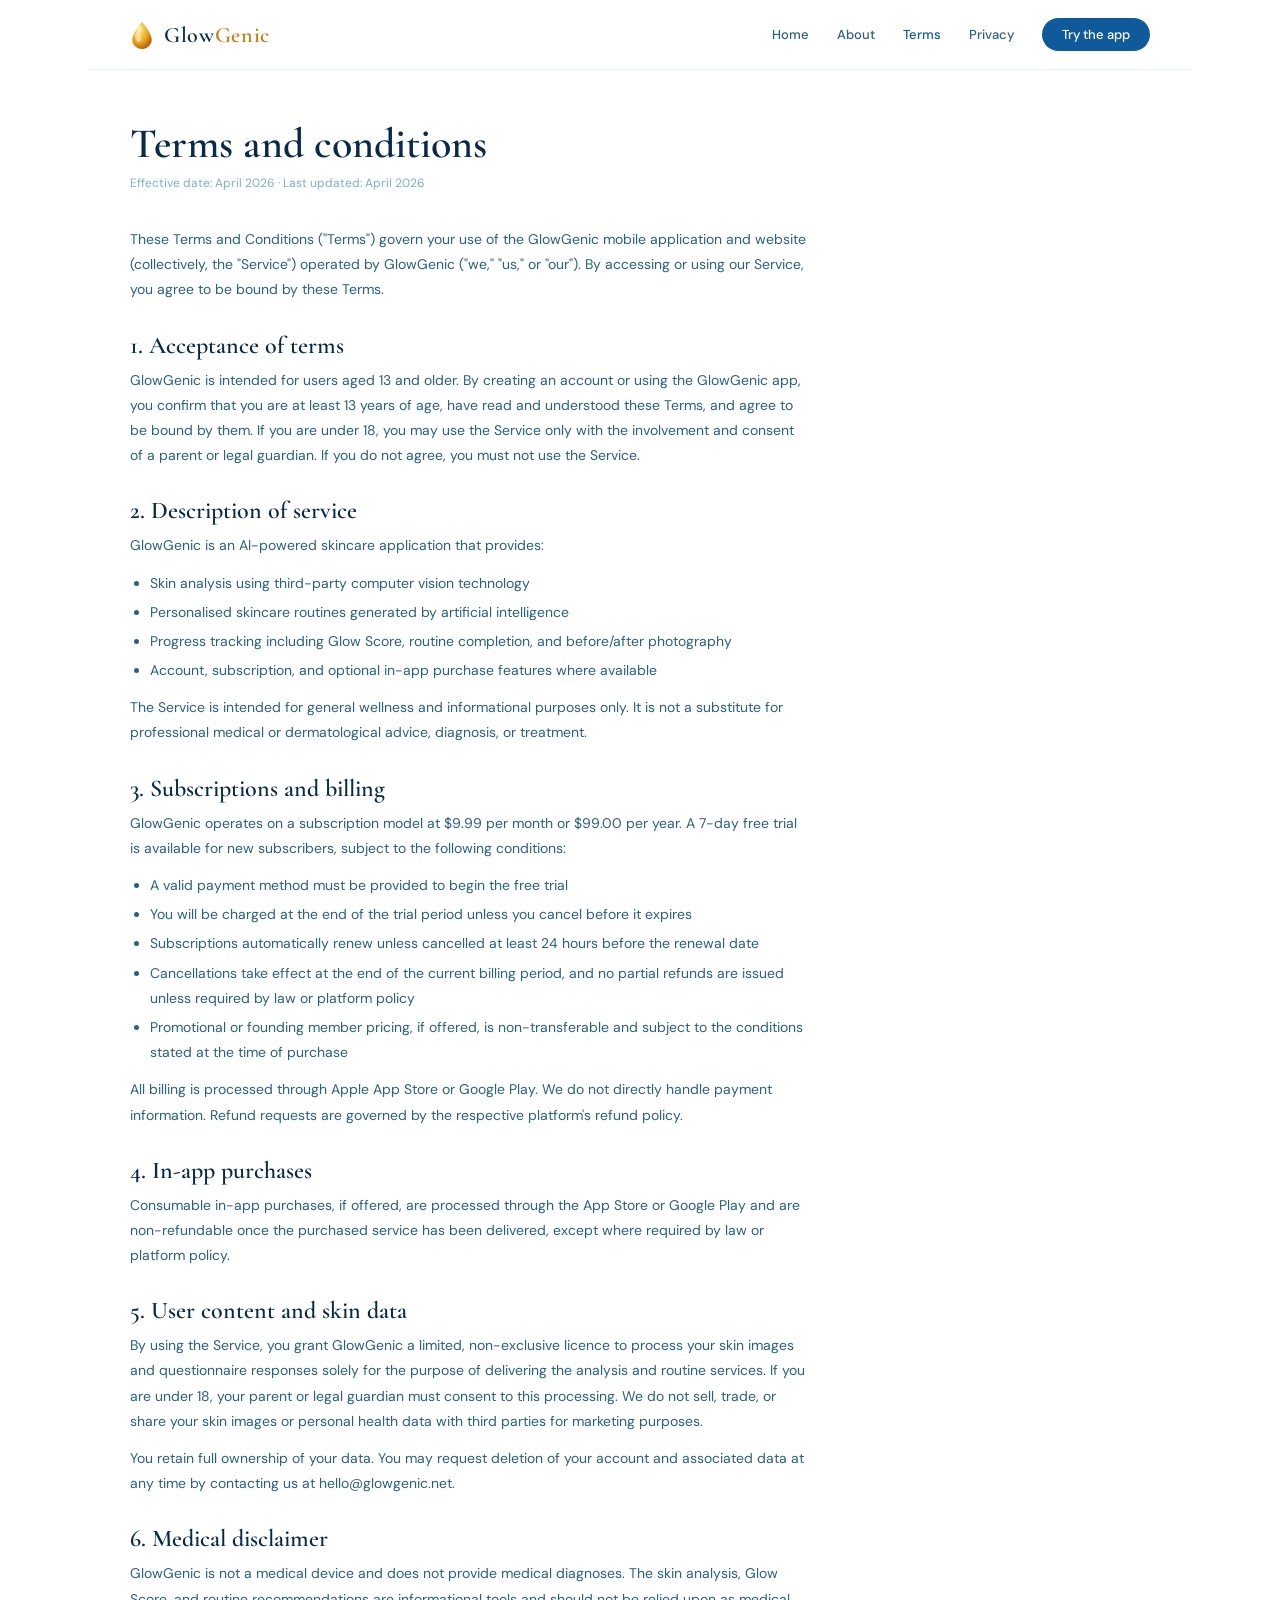
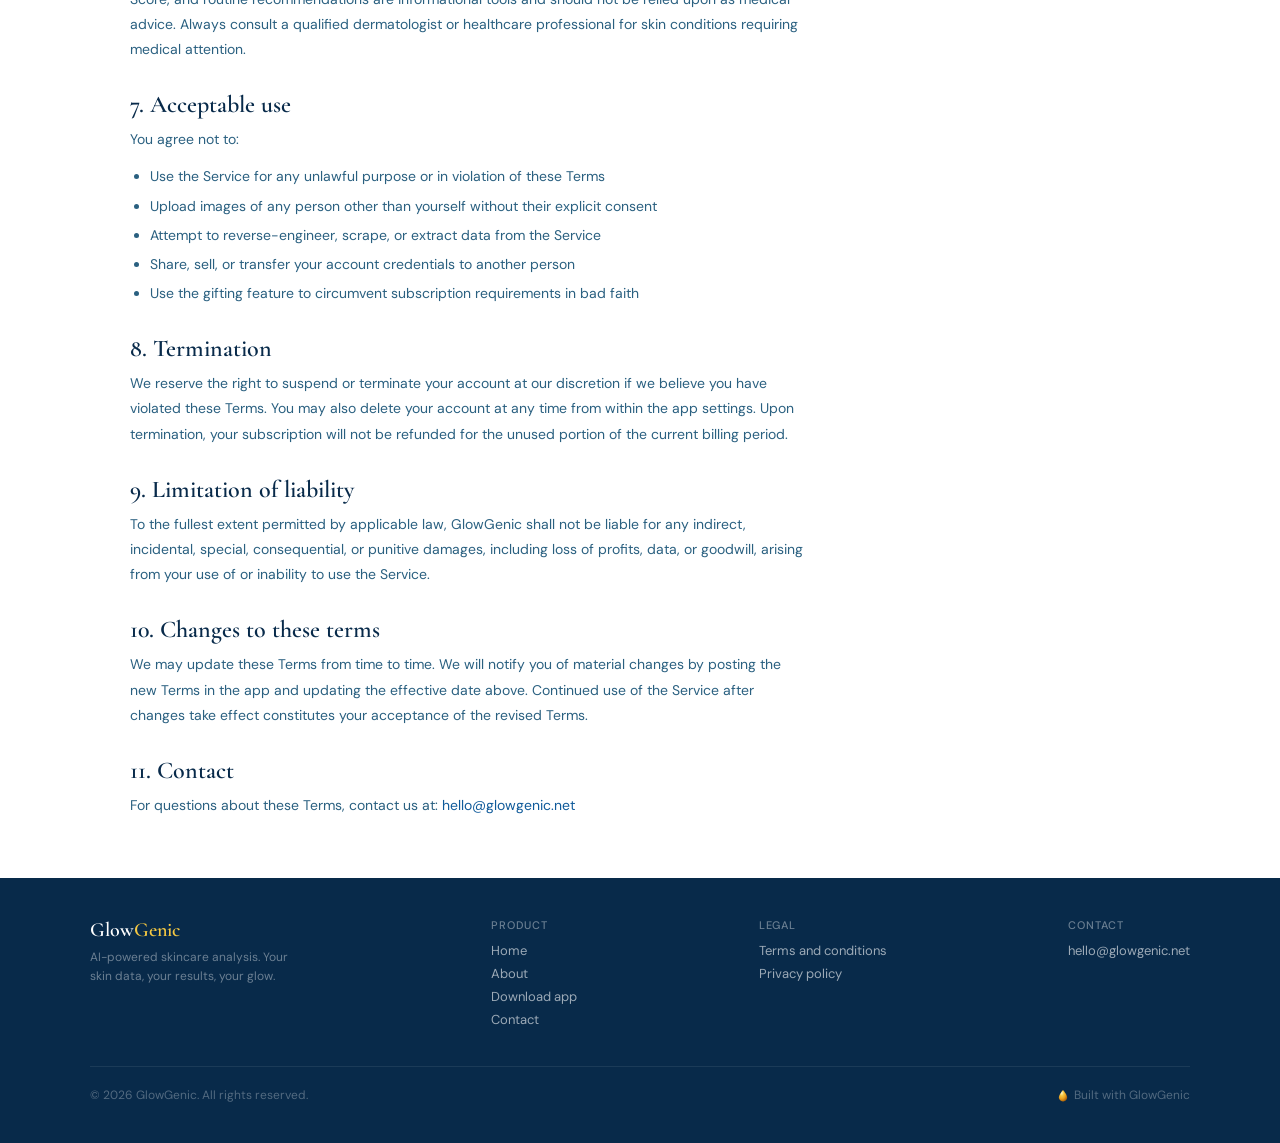
<file: terms.html>
<!DOCTYPE html>
<html lang="en">
<head>
  <meta charset="UTF-8">
  <meta name="viewport" content="width=device-width, initial-scale=1.0">
  <title>Terms and Conditions — GlowGenic</title>
  <meta name="description" content="Terms and Conditions for the GlowGenic mobile application and website.">
  <link rel="stylesheet" href="css/style.css">
</head>
<body>

<svg width="0" height="0" style="position:absolute">
<defs>
  <radialGradient id="gDrop" cx="35%" cy="30%" r="70%" fx="35%" fy="25%">
    <stop offset="0%" stop-color="#FFF5CC"/>
    <stop offset="35%" stop-color="#F5C842"/>
    <stop offset="70%" stop-color="#E8A020"/>
    <stop offset="100%" stop-color="#B86A08"/>
  </radialGradient>
</defs>
</svg>

<div class="site">
<nav>
  <a class="nav-logo" href="index.html">
    <svg width="24" height="30" viewBox="0 0 22 28" fill="none">
      <path d="M11 2C11 2 2 12 2 18.5C2 23.2 6.03 27 11 27C15.97 27 20 23.2 20 18.5C20 12 11 2 11 2Z" fill="url(#gDrop)" stroke="rgba(196,122,16,.3)" stroke-width="0.5"/>
      <ellipse cx="7.5" cy="16" rx="2.8" ry="4.5" fill="white" opacity=".45" transform="rotate(-15 7.5 16)"/>
      <ellipse cx="8" cy="10" rx="1.2" ry="2" fill="white" opacity=".28" transform="rotate(-20 8 10)"/>
    </svg>
    <span class="logo-text">Glow<span>Genic</span></span>
  </a>
  <div class="nav-links">
    <a class="nav-link" href="index.html">Home</a>
    <a class="nav-link" href="about.html">About</a>
    <a class="nav-link active" href="terms.html">Terms</a>
    <a class="nav-link" href="privacy.html">Privacy</a>
    <a class="nav-cta" href="try/">Try the app</a>
  </div>
</nav>

<div class="legal-wrap">
  <h1 class="legal-h1">Terms and conditions</h1>
  <div class="legal-date">Effective date: April 2026 · Last updated: April 2026</div>
  <p class="legal-p">These Terms and Conditions ("Terms") govern your use of the GlowGenic mobile application and website (collectively, the "Service") operated by GlowGenic ("we," "us," or "our"). By accessing or using our Service, you agree to be bound by these Terms.</p>

  <h2 class="legal-h2">1. Acceptance of terms</h2>
  <p class="legal-p">GlowGenic is intended for users aged 13 and older. By creating an account or using the GlowGenic app, you confirm that you are at least 13 years of age, have read and understood these Terms, and agree to be bound by them. If you are under 18, you may use the Service only with the involvement and consent of a parent or legal guardian. If you do not agree, you must not use the Service.</p>

  <h2 class="legal-h2">2. Description of service</h2>
  <p class="legal-p">GlowGenic is an AI-powered skincare application that provides:</p>
  <ul class="legal-ul">
    <li>Skin analysis using third-party computer vision technology</li>
    <li>Personalised skincare routines generated by artificial intelligence</li>
    <li>Progress tracking including Glow Score, routine completion, and before/after photography</li>
    <li>Account, subscription, and optional in-app purchase features where available</li>
  </ul>
  <p class="legal-p">The Service is intended for general wellness and informational purposes only. It is not a substitute for professional medical or dermatological advice, diagnosis, or treatment.</p>

  <h2 class="legal-h2">3. Subscriptions and billing</h2>
  <p class="legal-p">GlowGenic operates on a subscription model at $9.99 per month or $99.00 per year. A 7-day free trial is available for new subscribers, subject to the following conditions:</p>
  <ul class="legal-ul">
    <li>A valid payment method must be provided to begin the free trial</li>
    <li>You will be charged at the end of the trial period unless you cancel before it expires</li>
    <li>Subscriptions automatically renew unless cancelled at least 24 hours before the renewal date</li>
    <li>Cancellations take effect at the end of the current billing period, and no partial refunds are issued unless required by law or platform policy</li>
    <li>Promotional or founding member pricing, if offered, is non-transferable and subject to the conditions stated at the time of purchase</li>
  </ul>
  <p class="legal-p">All billing is processed through Apple App Store or Google Play. We do not directly handle payment information. Refund requests are governed by the respective platform's refund policy.</p>

  <h2 class="legal-h2">4. In-app purchases</h2>
  <p class="legal-p">Consumable in-app purchases, if offered, are processed through the App Store or Google Play and are non-refundable once the purchased service has been delivered, except where required by law or platform policy.</p>

  <h2 class="legal-h2">5. User content and skin data</h2>
  <p class="legal-p">By using the Service, you grant GlowGenic a limited, non-exclusive licence to process your skin images and questionnaire responses solely for the purpose of delivering the analysis and routine services. If you are under 18, your parent or legal guardian must consent to this processing. We do not sell, trade, or share your skin images or personal health data with third parties for marketing purposes.</p>
  <p class="legal-p">You retain full ownership of your data. You may request deletion of your account and associated data at any time by contacting us at hello@glowgenic.net.</p>

  <h2 class="legal-h2">6. Medical disclaimer</h2>
  <p class="legal-p">GlowGenic is not a medical device and does not provide medical diagnoses. The skin analysis, Glow Score, and routine recommendations are informational tools and should not be relied upon as medical advice. Always consult a qualified dermatologist or healthcare professional for skin conditions requiring medical attention.</p>

  <h2 class="legal-h2">7. Acceptable use</h2>
  <p class="legal-p">You agree not to:</p>
  <ul class="legal-ul">
    <li>Use the Service for any unlawful purpose or in violation of these Terms</li>
    <li>Upload images of any person other than yourself without their explicit consent</li>
    <li>Attempt to reverse-engineer, scrape, or extract data from the Service</li>
    <li>Share, sell, or transfer your account credentials to another person</li>
    <li>Use the gifting feature to circumvent subscription requirements in bad faith</li>
  </ul>

  <h2 class="legal-h2">8. Termination</h2>
  <p class="legal-p">We reserve the right to suspend or terminate your account at our discretion if we believe you have violated these Terms. You may also delete your account at any time from within the app settings. Upon termination, your subscription will not be refunded for the unused portion of the current billing period.</p>

  <h2 class="legal-h2">9. Limitation of liability</h2>
  <p class="legal-p">To the fullest extent permitted by applicable law, GlowGenic shall not be liable for any indirect, incidental, special, consequential, or punitive damages, including loss of profits, data, or goodwill, arising from your use of or inability to use the Service.</p>

  <h2 class="legal-h2">10. Changes to these terms</h2>
  <p class="legal-p">We may update these Terms from time to time. We will notify you of material changes by posting the new Terms in the app and updating the effective date above. Continued use of the Service after changes take effect constitutes your acceptance of the revised Terms.</p>

  <h2 class="legal-h2">11. Contact</h2>
  <p class="legal-p">For questions about these Terms, contact us at: <a href="mailto:hello@glowgenic.net" style="color:var(--bldk)">hello@glowgenic.net</a></p>
</div>

</div>

<footer>
  <div class="footer-inner">
    <div>
      <div class="footer-logo">Glow<span>Genic</span></div>
      <div class="footer-sub">AI-powered skincare analysis. Your skin data, your results, your glow.</div>
    </div>
    <div>
      <div class="footer-col-title">Product</div>
      <a class="footer-link" href="index.html">Home</a>
      <a class="footer-link" href="about.html">About</a>
      <a class="footer-link" href="try/">Download app</a>
      <a class="footer-link" href="about.html#contact">Contact</a>
    </div>
    <div>
      <div class="footer-col-title">Legal</div>
      <a class="footer-link" href="terms.html">Terms and conditions</a>
      <a class="footer-link" href="privacy.html">Privacy policy</a>
    </div>
    <div>
      <div class="footer-col-title">Contact</div>
      <a class="footer-link" href="mailto:hello@glowgenic.net">hello@glowgenic.net</a>
    </div>
  </div>
  <div class="footer-bottom">
    <div class="footer-copy">&copy; 2026 GlowGenic. All rights reserved.</div>
    <div style="font-size:12px;color:rgba(255,255,255,.3);display:flex;align-items:center;gap:6px">
      <svg width="10" height="13" viewBox="0 0 22 28" fill="none"><path d="M11 2C11 2 2 12 2 18.5C2 23.2 6.03 27 11 27C15.97 27 20 23.2 20 18.5C20 12 11 2 11 2Z" fill="url(#gDrop)" stroke="rgba(196,122,16,.3)" stroke-width="0.5"/></svg>
      Built with GlowGenic
    </div>
  </div>
</footer>

</body>
</html>
</file>
<file: css/style.css>
@import url('https://fonts.googleapis.com/css2?family=Cormorant+Garamond:ital,wght@0,400;0,500;0,600;1,400;1,600&family=DM+Sans:wght@300;400;500&display=swap');
*{box-sizing:border-box;margin:0;padding:0}
:root{
  --nv:#082A4A;--bl:#DAEEFF;--bll:#C4E8FA;--blm:#42B0E8;--bld:#1A88CC;--bldk:#0F5A9A;
  --gl:#FFF6E0;--gm:#F5C842;--gw:#E8A020;--gd:#C47A10;
  --wh:#FFFFFF;--of:#F7FBFF;--tx:#082A4A;--su:#2A6080;--hi:#7AAFCC;--br:rgba(66,176,232,.15);
}
body{font-family:'DM Sans',sans-serif;color:var(--tx);background:var(--wh)}
a{text-decoration:none;color:inherit}
.site{max-width:1100px;margin:0 auto}
nav{display:flex;justify-content:space-between;align-items:center;padding:18px 40px;border-bottom:1px solid var(--br);background:var(--wh);position:sticky;top:0;z-index:10}
.nav-logo{display:flex;align-items:center;gap:10px;cursor:pointer;text-decoration:none}
.logo-text{font-family:'Cormorant Garamond',serif;font-size:22px;font-weight:600;color:var(--nv);letter-spacing:.03em}
.logo-text span{color:var(--gd)}
.nav-links{display:flex;gap:28px;align-items:center}
.nav-link{font-size:13px;font-weight:500;color:var(--su);text-decoration:none;font-family:'DM Sans',sans-serif}
.nav-link:hover{color:var(--bldk)}
.nav-link.active{color:var(--bldk)}
.nav-cta{background:var(--bldk);color:white;border:none;border-radius:24px;padding:8px 20px;font-size:13px;font-weight:500;cursor:pointer;font-family:'DM Sans',sans-serif;text-decoration:none;display:inline-flex;align-items:center;justify-content:center;text-align:center}
.hero{background:var(--nv);padding:80px 40px;text-align:center;position:relative;overflow:hidden}
.hero-ring{position:absolute;border-radius:50%;border:1px solid rgba(66,176,232,.08)}
.hero-eyebrow{font-size:11px;font-weight:500;letter-spacing:.1em;color:var(--hi);text-transform:uppercase;margin-bottom:16px}
.hero-h1{font-family:'Cormorant Garamond',serif;font-size:58px;font-weight:600;color:white;line-height:1.1;margin-bottom:16px}
.hero-h1 em{font-style:italic;color:var(--gm)}
.hero-sub{font-size:15px;color:rgba(255,255,255,.6);max-width:480px;margin:0 auto 32px;line-height:1.7}
.hero-btns{display:flex;gap:12px;justify-content:center;flex-wrap:wrap}
.btn-primary{background:var(--gd);color:white;border:none;border-radius:30px;padding:13px 28px;font-size:14px;font-weight:500;cursor:pointer;font-family:'DM Sans',sans-serif;display:inline-flex;align-items:center;justify-content:center;text-align:center;text-decoration:none}
.btn-secondary{background:rgba(255,255,255,.08);color:white;border:1px solid rgba(255,255,255,.2);border-radius:30px;padding:13px 28px;font-size:14px;font-weight:500;cursor:pointer;font-family:'DM Sans',sans-serif;display:inline-flex;align-items:center;justify-content:center;text-align:center;text-decoration:none}
.section{padding:64px 40px}
.section-alt{background:var(--of)}
.section-label{font-size:11px;font-weight:500;letter-spacing:.09em;color:var(--hi);text-transform:uppercase;margin-bottom:12px}
.section-h2{font-family:'Cormorant Garamond',serif;font-size:40px;font-weight:600;color:var(--nv);line-height:1.15;margin-bottom:16px}
.section-sub{font-size:15px;color:var(--su);line-height:1.7;max-width:560px;margin-bottom:40px}
.features{display:grid;grid-template-columns:repeat(3,1fr);gap:20px}
.feat-card{background:var(--wh);border:1px solid var(--br);border-radius:16px;padding:24px}
.feat-icon{width:40px;height:40px;border-radius:12px;background:var(--bl);display:flex;align-items:center;justify-content:center;margin-bottom:14px}
.feat-title{font-family:'Cormorant Garamond',serif;font-size:20px;font-weight:600;color:var(--nv);margin-bottom:6px}
.feat-body{font-size:13px;color:var(--su);line-height:1.7}
.stats{display:grid;grid-template-columns:repeat(3,1fr);gap:2px;background:var(--br);border:1px solid var(--br);border-radius:16px;overflow:hidden}
.stat{background:var(--wh);padding:32px 24px;text-align:center}
.stat-num{font-family:'Cormorant Garamond',serif;font-size:40px;font-weight:600;color:var(--bldk);line-height:1.1}
.stat-label{font-size:13px;color:var(--su);margin-top:6px;line-height:1.5}
.stat-source{font-size:10px;color:var(--hi);margin-top:4px;font-style:italic}
.two-col{display:grid;grid-template-columns:1fr 1fr;gap:48px;align-items:center}
.phone-mock{background:var(--nv);border-radius:32px;padding:20px;max-width:220px;margin:0 auto}
.phone-inner{background:var(--wh);border-radius:22px;overflow:hidden}
.phone-bar{background:var(--nv);height:32px;display:flex;justify-content:space-between;align-items:center;padding:0 14px}
.phone-bar span{font-size:9px;color:rgba(255,255,255,.5)}
.phone-score{background:var(--gd);padding:14px;text-align:center}
.phone-score-num{font-family:'Cormorant Garamond',serif;font-size:42px;color:white}
.phone-score-label{font-size:9px;color:rgba(255,255,255,.65);letter-spacing:.06em;text-transform:uppercase}
.legal-wrap{padding:48px 40px;max-width:760px}
.legal-h1{font-family:'Cormorant Garamond',serif;font-size:42px;font-weight:600;color:var(--nv);margin-bottom:6px}
.legal-date{font-size:12px;color:var(--hi);margin-bottom:36px}
.legal-h2{font-family:'Cormorant Garamond',serif;font-size:24px;font-weight:600;color:var(--nv);margin:28px 0 8px}
.legal-p{font-size:14px;color:var(--su);line-height:1.8;margin-bottom:12px}
.legal-ul{padding-left:20px;margin-bottom:12px}
.legal-ul li{font-size:14px;color:var(--su);line-height:1.8;margin-bottom:4px}
footer{background:var(--nv);padding:40px}
.footer-inner{display:flex;justify-content:space-between;align-items:flex-start;gap:32px;flex-wrap:wrap;max-width:1100px;margin:0 auto}
.footer-logo{font-family:'Cormorant Garamond',serif;font-size:20px;font-weight:600;color:white;margin-bottom:6px}
.footer-logo span{color:var(--gm)}
.footer-sub{font-size:12px;color:rgba(255,255,255,.4);line-height:1.6;max-width:220px}
.footer-col-title{font-size:11px;font-weight:500;letter-spacing:.08em;color:rgba(255,255,255,.4);text-transform:uppercase;margin-bottom:10px}
.footer-link{display:block;font-size:13px;color:rgba(255,255,255,.6);margin-bottom:6px;text-decoration:none;font-family:'DM Sans',sans-serif;text-align:left}
.footer-link:hover{color:white}
.footer-bottom{border-top:1px solid rgba(255,255,255,.08);margin-top:32px;padding-top:20px;display:flex;justify-content:space-between;align-items:center;max-width:1100px;margin-left:auto;margin-right:auto;flex-wrap:wrap;gap:8px}
.footer-copy{font-size:12px;color:rgba(255,255,255,.3)}
.divider{height:1px;background:var(--br);margin:0 40px}
.check-item{display:flex;align-items:center;gap:10px}
.check-circle{width:22px;height:22px;border-radius:50%;display:flex;align-items:center;justify-content:center;flex-shrink:0}
.check-circle--blue{background:var(--bldk)}
.check-circle--gold{background:var(--gd)}
.check-text{font-size:14px;color:var(--su)}
.principle{display:flex;gap:14px}
.principle-icon{width:36px;height:36px;border-radius:10px;display:flex;align-items:center;justify-content:center;flex-shrink:0}
.principle-title{font-size:14px;font-weight:500;color:var(--nv);margin-bottom:3px}
.principle-body{font-size:12px;color:var(--su);line-height:1.6}
.tech-label{font-size:11px;font-weight:500;letter-spacing:.07em;text-transform:uppercase;margin-bottom:10px}
.tech-title{font-family:'Cormorant Garamond',serif;font-size:20px;color:var(--nv);margin-bottom:8px}
.tech-body{font-size:13px;color:var(--su);line-height:1.7}
.tech-grid{display:grid;grid-template-columns:1fr 1fr;gap:20px;max-width:800px;margin:0 auto}

@media(max-width:768px){
  nav{padding:14px 20px;flex-wrap:wrap;gap:12px}
  .nav-links{gap:16px;flex-wrap:wrap}
  .hero{padding:48px 20px}
  .hero-h1{font-size:36px}
  .section{padding:40px 20px}
  .features{grid-template-columns:1fr}
  .stats{grid-template-columns:1fr}
  .two-col{grid-template-columns:1fr;gap:32px}
  .tech-grid{grid-template-columns:1fr}
  .legal-wrap{padding:32px 20px}
  .legal-h1{font-size:32px}
  .footer-inner{flex-direction:column}
  .divider{margin:0 20px}
}
</file>
